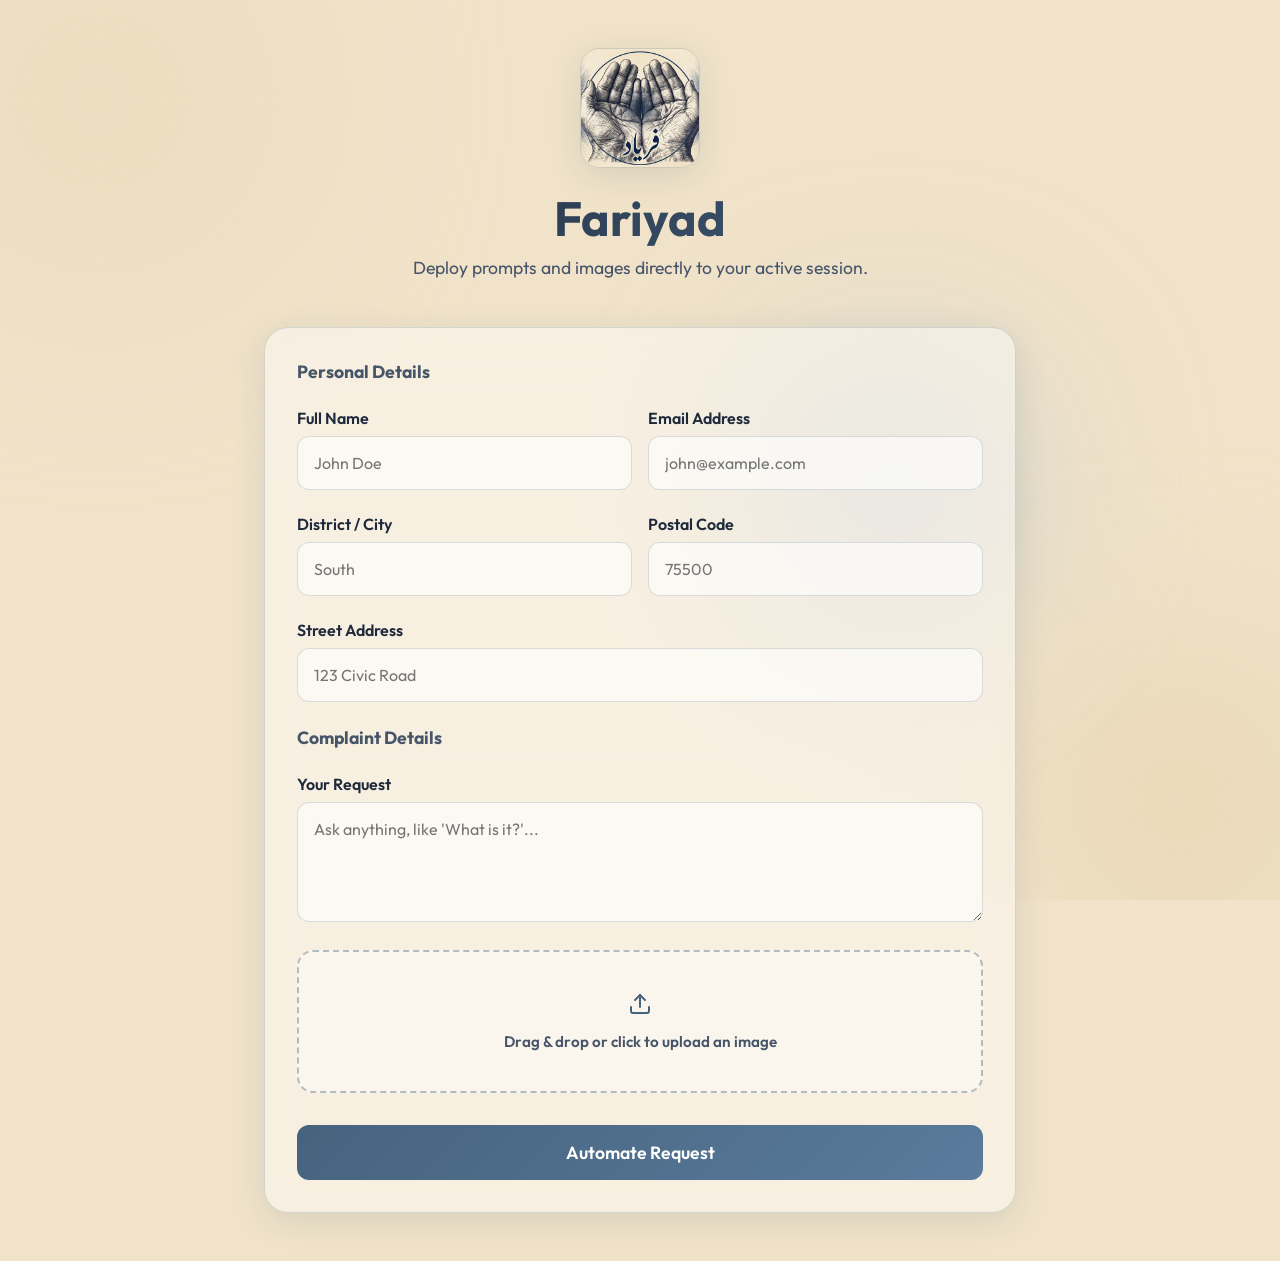
<file: static/index.html>
<!DOCTYPE html>
<html lang="en">

<head>
    <meta charset="UTF-8">
    <meta name="viewport" content="width=device-width, initial-scale=1.0">
    <title>Fariyad</title>
    <link rel="preconnect" href="https://fonts.googleapis.com">
    <link rel="preconnect" href="https://fonts.gstatic.com" crossorigin>
    <link href="https://fonts.googleapis.com/css2?family=Outfit:wght@300;400;500;600;700&display=swap" rel="stylesheet">
    <link rel="stylesheet" href="styles.css">
</head>

<body>
    <div class="background-elements">
        <div class="glow-orb orb-1"></div>
        <div class="glow-orb orb-2"></div>
        <div class="glow-orb orb-3"></div>
    </div>

    <div class="container">
        <header style="position: relative;">
            <img src="logo.jpeg" alt="Fariad Logo" class="project-logo">
            <h1>Fariyad</h1>
            <p>Deploy prompts and images directly to your active session.</p>
        </header>

        <main>


            <div class="glass-panel input-section">
                <form id="geminiForm">
                    <div class="personal-details-header"
                        style="display: flex; justify-content: space-between; align-items: center; border-bottom: 1px solid rgba(255,255,255,0.1); padding-bottom: 0.5rem; margin-bottom: 1rem;">
                        <h3 style="margin: 0; color: var(--text-muted); font-size: 1.1rem;">Personal Details</h3>
                        <button type="button" id="editDetailsBtn" class="icon-btn hidden"
                            style="font-size: 0.9rem; text-decoration: underline;">Edit</button>
                    </div>

                    <div id="personalDetailsSummary" class="hidden"
                        style="color: var(--text-main); font-size: 0.95rem; margin-bottom: 1.5rem; padding: 1rem; background: rgba(15,23,42,0.5); border-radius: 12px; border: 1px solid var(--glass-border);">
                    </div>

                    <div id="personalDetailsSection">
                        <div style="display: grid; grid-template-columns: 1fr 1fr; gap: 1rem;">
                            <div class="form-group">
                                <label for="nameInput">Full Name</label>
                                <input type="text" id="nameInput" name="name" class="text-input" placeholder="John Doe"
                                    required>
                            </div>
                            <div class="form-group">
                                <label for="emailInput">Email Address</label>
                                <input type="email" id="emailInput" name="email" class="text-input"
                                    placeholder="john@example.com" required>
                            </div>
                        </div>
                        <div style="display: grid; grid-template-columns: 1fr 1fr; gap: 1rem;">
                            <div class="form-group">
                                <label for="districtInput">District / City</label>
                                <input type="text" id="districtInput" name="district" class="text-input"
                                    placeholder="South" required>
                            </div>
                            <div class="form-group">
                                <label for="postalCodeInput">Postal Code</label>
                                <input type="text" id="postalCodeInput" name="postal_code" class="text-input"
                                    placeholder="75500" required>
                            </div>
                        </div>
                        <div class="form-group">
                            <label for="streetInput">Street Address</label>
                            <input type="text" id="streetInput" name="street" class="text-input"
                                placeholder="123 Civic Road" required>
                        </div>
                    </div>

                    <h3
                        style="margin-top: 1.5rem; margin-bottom: 1rem; color: var(--text-muted); font-size: 1.1rem; border-bottom: 1px solid rgba(255,255,255,0.1); padding-bottom: 0.5rem;">
                        Complaint Details</h3>
                    <div class="form-group">
                        <label for="promptInput">Your Request</label>
                        <textarea id="promptInput" name="prompt" placeholder="Ask anything, like 'What is it?'..."
                            required></textarea>
                    </div>

                    <div class="form-group file-upload-wrapper">
                        <label for="imageInput" class="file-upload-label">
                            <span class="upload-icon">
                                <svg xmlns="http://www.w3.org/2000/svg" width="24" height="24" viewBox="0 0 24 24"
                                    fill="none" stroke="currentColor" stroke-width="2" stroke-linecap="round"
                                    stroke-linejoin="round">
                                    <path d="M21 15v4a2 2 0 0 1-2 2H5a2 2 0 0 1-2-2v-4"></path>
                                    <polyline points="17 8 12 3 7 8"></polyline>
                                    <line x1="12" y1="3" x2="12" y2="15"></line>
                                </svg>
                            </span>
                            <span class="upload-text">Drag & drop or click to upload an image</span>
                        </label>
                        <input type="file" id="imageInput" name="image" accept="image/*">
                        <div id="filePreview" class="file-preview hidden">
                            <span id="fileName">No file chosen</span>
                            <button type="button" id="removeFileBtn" class="icon-btn">✕</button>
                        </div>
                    </div>

                    <button type="submit" id="submitBtn" class="primary-btn">
                        <span class="btn-text">Automate Request</span>
                        <div class="spinner hidden"></div>
                    </button>
                </form>
            </div>

            <div id="responseSection" class="glass-panel response-section hidden">
                <div class="response-header">
                    <h2>Response</h2>
                    <span class="badge">Success</span>
                </div>
                <div id="responseContent" class="response-content">
                    <!-- Response injected here via JS -->
                </div>
                
                <div id="launchComplaintWrapper" style="margin-top: 2rem; border-top: 1px solid var(--glass-border); padding-top: 1.5rem; display: flex; flex-direction: column; align-items: center; gap: 1rem;">
                    <p style="color: var(--text-muted); font-size: 0.95rem; text-align: center;">Ready to take action? We can generate a formal application using Groq AI and email it to you.</p>
                    <button type="button" id="launchComplaintBtn" class="primary-btn" style="margin-top: 0; width: auto; padding: 0.75rem 2rem;">
                        <span class="btn-text">Launch Complaint</span>
                        <div class="spinner hidden"></div>
                    </button>
                    <div id="launchFeedback" class="hidden" style="font-size: 0.95rem; font-weight: 600; text-align: center;"></div>
                </div>
            </div>

            <div id="loadingOverlay" class="loading-overlay hidden">
                <div class="loading-content">
                    <div class="large-spinner"></div>
                    <h3>Automating Gemini...</h3>
                    <p>Chrome is launching and completing the tasks. This usually takes about 30 seconds.</p>
                </div>
            </div>
        </main>
    </div>

    <script src="app.js"></script>
</body>

</html>
</file>
<file: static/styles.css>
:root {
    --primary: #46637e;
    --primary-hover: #354e66;
    --bg-dark: #f1e3c9;
    --text-main: #1e293b;
    --text-muted: #475569;
    --glass-bg: rgba(255, 255, 255, 0.45);
    --glass-border: rgba(70, 99, 126, 0.2);
    --glass-shadow: 0 8px 32px 0 rgba(70, 99, 126, 0.15);
    --glow-color: rgba(70, 99, 126, 0.3);
    
    --success: #10b981;
    --error: #ef4444;
}

* {
    margin: 0;
    padding: 0;
    box-sizing: border-box;
}

body {
    font-family: 'Outfit', sans-serif;
    background-color: var(--bg-dark);
    color: var(--text-main);
    min-height: 100vh;
    overflow-x: hidden;
    position: relative;
}

/* Dynamic Background Elements */
.background-elements {
    position: fixed;
    top: 0;
    left: 0;
    width: 100vw;
    height: 100vh;
    z-index: -1;
    overflow: hidden;
}

.glow-orb {
    position: absolute;
    border-radius: 50%;
    filter: blur(100px);
    opacity: 0.5;
    animation: float 20s infinite alternate;
}

.orb-1 {
    width: 400px;
    height: 400px;
    background: #e9d7b6;
    top: -100px;
    left: -100px;
    animation-delay: 0s;
}

.orb-2 {
    width: 300px;
    height: 300px;
    background: #e2cba2;
    bottom: -50px;
    right: -50px;
    animation-delay: -5s;
}

.orb-3 {
    width: 250px;
    height: 250px;
    background: #a8bcd1;
    top: 40%;
    left: 60%;
    animation-delay: -10s;
}

@keyframes float {
    0% { transform: translate(0, 0); }
    100% { transform: translate(50px, 50px); }
}

/* Layout */
.container {
    max-width: 800px;
    margin: 0 auto;
    padding: 3rem 1.5rem;
    position: relative;
    z-index: 1;
}

header {
    text-align: center;
    margin-bottom: 3rem;
}

header h1 {
    font-size: 3rem;
    font-weight: 700;
    background: linear-gradient(135deg, #1e293b, #46637e);
    -webkit-background-clip: text;
    -webkit-text-fill-color: transparent;
    margin-bottom: 0.5rem;
}

.project-logo {
    width: 120px;
    height: 120px;
    border-radius: 20px;
    object-fit: cover;
    margin-bottom: 1rem;
    box-shadow: var(--glass-shadow);
    border: 1px solid var(--glass-border);
}

header p {
    color: var(--text-muted);
    font-size: 1.1rem;
}

/* Glassmorphism Panels */
.glass-panel {
    background: var(--glass-bg);
    backdrop-filter: blur(16px);
    -webkit-backdrop-filter: blur(16px);
    border: 1px solid var(--glass-border);
    border-radius: 24px;
    padding: 2rem;
    box-shadow: var(--glass-shadow);
    transition: transform 0.3s ease, box-shadow 0.3s ease;
}

.glass-panel:hover {
    transform: translateY(-2px);
    box-shadow: 0 12px 40px 0 rgba(0, 0, 0, 0.45);
}

/* Form Styles */
.form-group {
    margin-bottom: 1.5rem;
}

label {
    display: block;
    margin-bottom: 0.5rem;
    font-weight: 600;
    color: var(--text-main);
}

textarea {
    width: 100%;
    background: rgba(255, 255, 255, 0.6);
    border: 1px solid var(--glass-border);
    border-radius: 12px;
    padding: 1rem;
    color: var(--text-main);
    font-family: inherit;
    font-size: 1rem;
    resize: vertical;
    min-height: 120px;
    transition: all 0.2s ease;
}

textarea:focus {
    outline: none;
    border-color: var(--primary);
    box-shadow: 0 0 0 3px var(--glow-color);
}

.text-input {
    width: 100%;
    background: rgba(255, 255, 255, 0.6);
    border: 1px solid var(--glass-border);
    border-radius: 12px;
    padding: 1rem;
    color: var(--text-main);
    font-family: inherit;
    font-size: 1rem;
    transition: all 0.2s ease;
}

.text-input:focus {
    outline: none;
    border-color: var(--primary);
    box-shadow: 0 0 0 3px var(--glow-color);
}

/* File Upload Styles */
.file-upload-wrapper {
    position: relative;
}

.file-upload-label {
    display: flex;
    flex-direction: column;
    align-items: center;
    justify-content: center;
    padding: 2.5rem 1rem;
    background: rgba(255, 255, 255, 0.4);
    border: 2px dashed rgba(70, 99, 126, 0.4);
    border-radius: 16px;
    cursor: pointer;
    transition: all 0.3s ease;
    margin: 0;
}

.file-upload-label:hover {
    border-color: var(--primary);
    background: rgba(99, 102, 241, 0.05);
}

.upload-icon {
    color: var(--primary);
    margin-bottom: 0.75rem;
}

.upload-text {
    color: var(--text-muted);
    font-size: 0.95rem;
}

input[type="file"] {
    position: absolute;
    width: 0;
    height: 0;
    opacity: 0;
}

.file-preview {
    display: flex;
    align-items: center;
    justify-content: space-between;
    background: rgba(255, 255, 255, 0.7);
    padding: 0.75rem 1rem;
    border-radius: 8px;
    margin-top: 1rem;
    border: 1px solid var(--glass-border);
}

.icon-btn {
    background: transparent;
    border: none;
    color: var(--text-muted);
    cursor: pointer;
    font-size: 1.2rem;
    transition: color 0.2s;
}

.icon-btn:hover {
    color: var(--error);
}

/* Button Styles */
.primary-btn {
    width: 100%;
    padding: 1rem;
    background: linear-gradient(135deg, var(--primary), #5a7b9c);
    border: none;
    border-radius: 12px;
    color: white;
    font-family: inherit;
    font-size: 1.1rem;
    font-weight: 600;
    cursor: pointer;
    display: flex;
    align-items: center;
    justify-content: center;
    transition: all 0.3s ease;
    margin-top: 2rem;
    position: relative;
    overflow: hidden;
}

.primary-btn::before {
    content: '';
    position: absolute;
    top: 0;
    left: -100%;
    width: 100%;
    height: 100%;
    background: linear-gradient(90deg, transparent, rgba(255,255,255,0.2), transparent);
    transition: left 0.5s ease;
}

.primary-btn:hover::before {
    left: 100%;
}

.primary-btn:hover {
    transform: translateY(-2px);
    box-shadow: 0 10px 25px -5px var(--glow-color);
}

.primary-btn:active {
    transform: translateY(0);
}

.primary-btn:disabled {
    opacity: 0.7;
    cursor: not-allowed;
    transform: none;
}

/* Spinner */
.spinner {
    width: 20px;
    height: 20px;
    border: 3px solid rgba(255, 255, 255, 0.3);
    border-radius: 50%;
    border-top-color: white;
    animation: spin 1s ease-in-out infinite;
    margin-left: 10px;
}

.large-spinner {
    width: 60px;
    height: 60px;
    border: 4px solid rgba(99, 102, 241, 0.2);
    border-radius: 50%;
    border-top-color: var(--primary);
    animation: spin 1s linear infinite;
    margin: 0 auto 1.5rem;
}

@keyframes spin {
    to { transform: rotate(360deg); }
}

/* Loading Overlay */
.loading-overlay {
    position: absolute;
    top: 0;
    left: 0;
    width: 100%;
    height: 100%;
    background: rgba(241, 227, 201, 0.85);
    backdrop-filter: blur(8px);
    border-radius: 24px;
    display: flex;
    align-items: center;
    justify-content: center;
    z-index: 10;
    opacity: 0;
    transition: opacity 0.3s ease;
    pointer-events: none;
}

.loading-overlay.active {
    opacity: 1;
    pointer-events: all;
}

.loading-content {
    text-align: center;
    padding: 2rem;
}

.loading-content h3 {
    margin-bottom: 0.5rem;
    font-size: 1.5rem;
}

.loading-content p {
    color: var(--text-muted);
    font-size: 0.95rem;
    max-width: 250px;
    margin: 0 auto;
}

/* Response Section */
.response-section {
    margin-top: 2rem;
    animation: slideUp 0.5s ease forwards;
}

@keyframes slideUp {
    from { opacity: 0; transform: translateY(20px); }
    to { opacity: 1; transform: translateY(0); }
}

.response-header {
    display: flex;
    align-items: center;
    justify-content: space-between;
    margin-bottom: 1.5rem;
    padding-bottom: 1rem;
    border-bottom: 1px solid var(--glass-border);
}

.badge {
    background: rgba(16, 185, 129, 0.2);
    color: var(--success);
    padding: 0.25rem 0.75rem;
    border-radius: 99px;
    font-size: 0.85rem;
    font-weight: 600;
}

.badge.error {
    background: rgba(239, 68, 68, 0.2);
    color: var(--error);
}

.response-content {
    line-height: 1.7;
    white-space: pre-wrap;
    color: var(--text-main);
}

/* Utilities */
.hidden {
    display: none !important;
}
</file>
